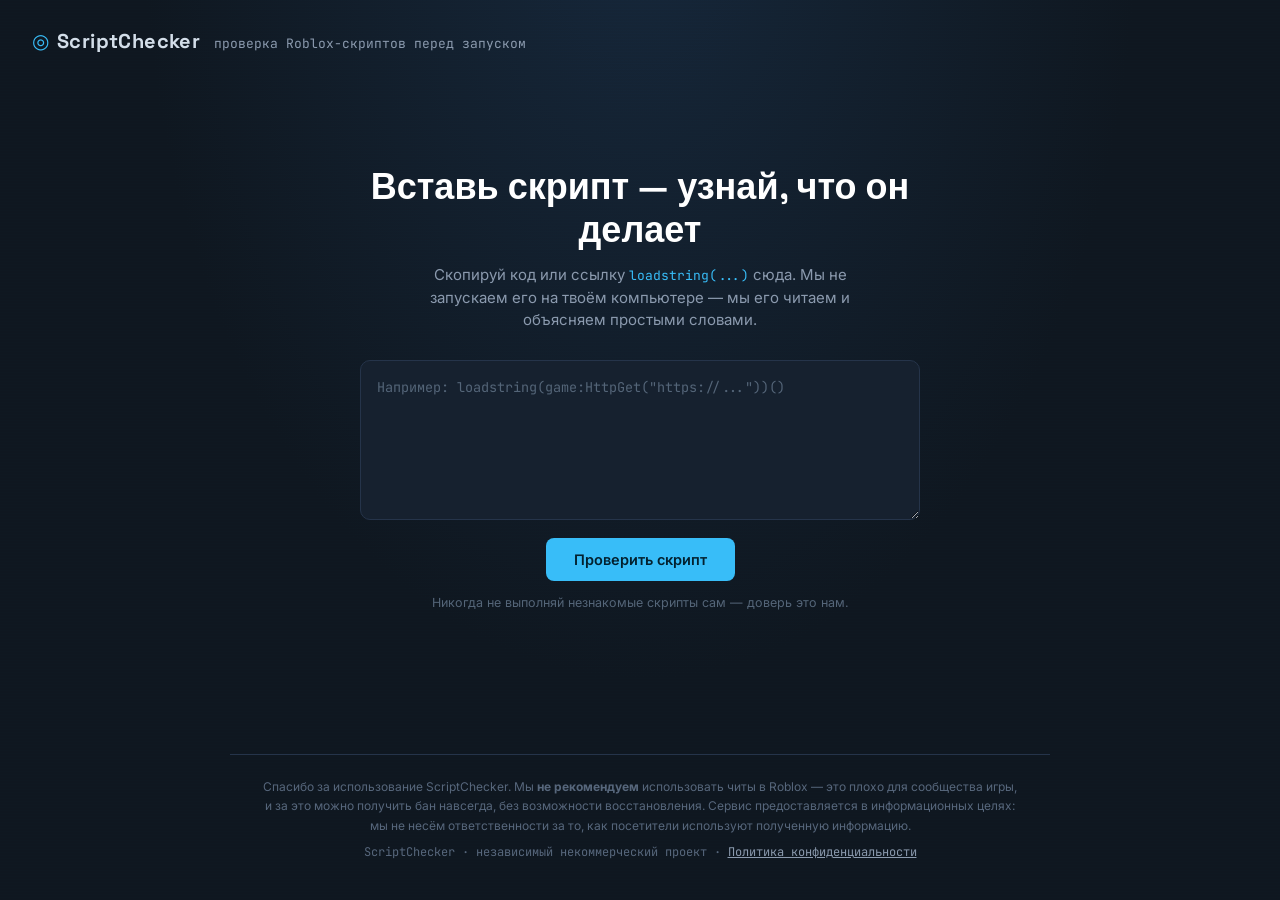
<file: index.html>
<!DOCTYPE html>
<html lang="ru">
<head>
<meta charset="UTF-8">
<meta name="viewport" content="width=device-width, initial-scale=1.0">
<title>ScriptChecker — проверка скриптов Roblox</title>
<meta name="description" content="ScriptChecker — проверь Roblox-скрипт на безопасность перед запуском. Узнай, ворует ли скрипт твои данные, бесплатно и без установки.">
<meta name="keywords" content="roblox script checker, проверка скриптов roblox, безопасность roblox">
<meta name="google-site-verification" content="65Kx2sCb3cwX4KdHgYUUWQv-bFKd4xBCSSZTzXvOYfM" />
<link rel="preconnect" href="https://fonts.googleapis.com">
<link href="https://fonts.googleapis.com/css2?family=Space+Grotesk:wght@500;600;700&family=Inter:wght@400;500;600&family=JetBrains+Mono:wght@400;500&display=swap" rel="stylesheet">
<link rel="stylesheet" href="style.css">
<script async src="https://www.googletagmanager.com/gtag/js?id=G-9G47VQ1P26"></script>
<script>
  window.dataLayer = window.dataLayer || [];
  function gtag(){dataLayer.push(arguments);}
  gtag('js', new Date());
  gtag('config', 'G-9G47VQ1P26');
</script>
</head>
<body>

<div class="scanlines"></div>

<header class="topbar">
  <div class="brand">
    <span class="brand-mark">◎</span>
    <span class="brand-name">ScriptChecker</span>
  </div>
  <div class="topbar-sub">проверка Roblox-скриптов перед запуском</div>
</header>

<main class="stage">

  <!-- STEP 1: input -->
  <section id="inputStage" class="stage-panel">
    <h1 class="hero-title">Вставь скрипт — узнай, что он делает</h1>
    <p class="hero-sub">Скопируй код или ссылку <code>loadstring(...)</code> сюда. Мы не запускаем его на твоём компьютере — мы его читаем и объясняем простыми словами.</p>

    <textarea id="scriptInput" class="script-input" placeholder='Например: loadstring(game:HttpGet("https://..."))()' spellcheck="false"></textarea>

    <button id="checkBtn" class="btn-primary">Проверить скрипт</button>
    <p class="hint">Никогда не выполняй незнакомые скрипты сам — доверь это нам.</p>
  </section>

  <!-- STEP 2: scanning -->
  <section id="scanStage" class="stage-panel hidden">
    <div class="radar">
      <div class="radar-ring"></div>
      <div class="radar-ring ring2"></div>
      <div class="radar-sweep"></div>
      <div class="radar-core">◎</div>
    </div>
    <p class="scan-label" id="scanLabel">Читаем код…</p>
  </section>

  <!-- STEP 3: result -->
  <section id="resultStage" class="stage-panel hidden">

    <div class="gauge-wrap">
      <svg class="gauge" viewBox="0 0 200 200">
        <circle class="gauge-track" cx="100" cy="100" r="86"></circle>
        <circle id="gaugeArc" class="gauge-arc" cx="100" cy="100" r="86"></circle>
      </svg>
      <div class="gauge-center">
        <span id="scoreNumber" class="score-number">0</span>
        <span class="score-percent">%</span>
      </div>
    </div>

    <h2 id="verdictTitle" class="verdict-title">—</h2>
    <p id="verdictSub" class="verdict-sub">—</p>

    <button id="detailsBtn" class="btn-secondary">Просмотреть результат</button>

    <div id="detailsPanel" class="details-panel hidden">
      <ul id="findingsList" class="findings-list"></ul>
      <p class="details-footnote">Мы показываем только то, <b>что скрипт пытается делать</b> — не сам код.</p>
    </div>

    <button id="resetBtn" class="btn-ghost">Проверить другой скрипт</button>
  </section>

</main>

<footer class="site-footer">
  <p>
    Спасибо за использование ScriptChecker. Мы <b>не рекомендуем</b> использовать читы в Roblox — это плохо
    для сообщества игры, и за это можно получить бан навсегда, без возможности восстановления.
    Сервис предоставляется в информационных целях: мы не несём ответственности за то, как посетители
    используют полученную информацию.
  </p>
  <p class="footer-org">
    ScriptChecker · независимый некоммерческий проект ·
    <a href="privacy.html" style="color:#8B9AAE;">Политика конфиденциальности</a>
  </p>
</footer>

<script src="script.js"></script>
</body>
</html>
</file>
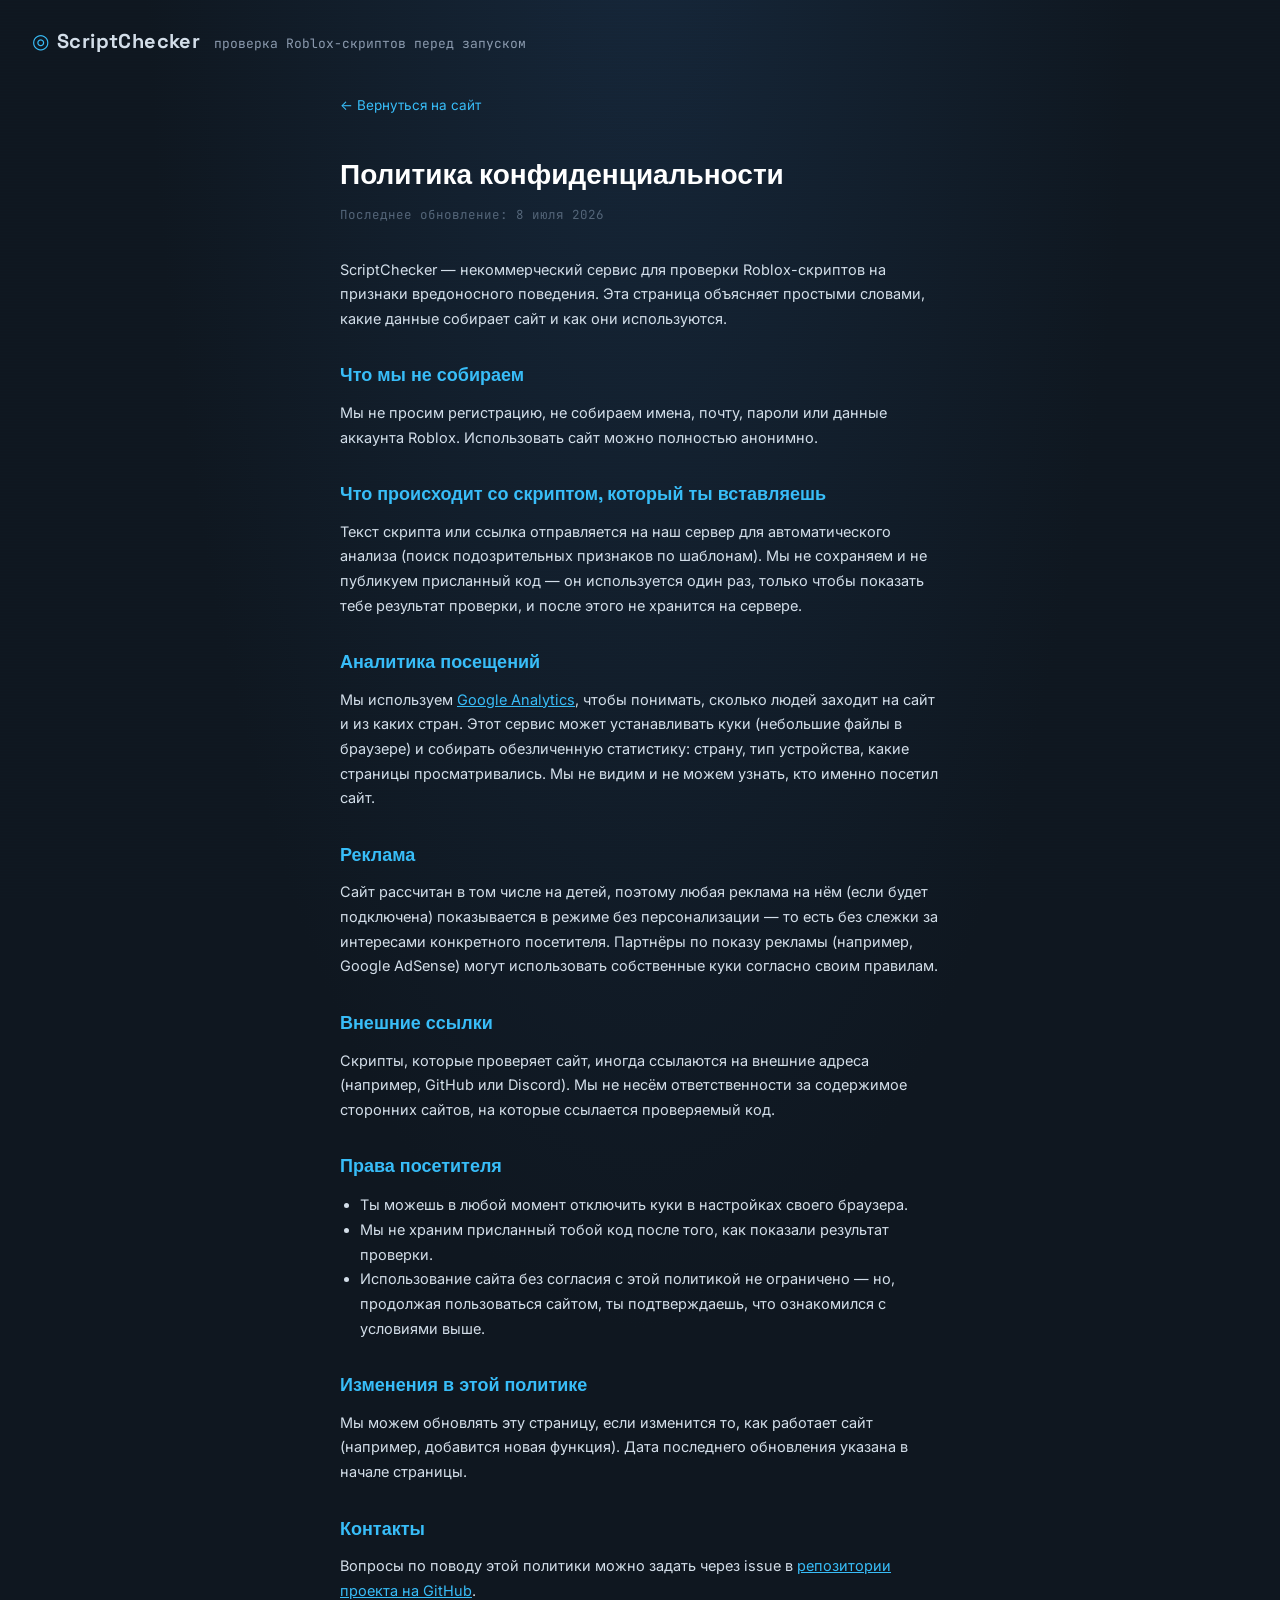
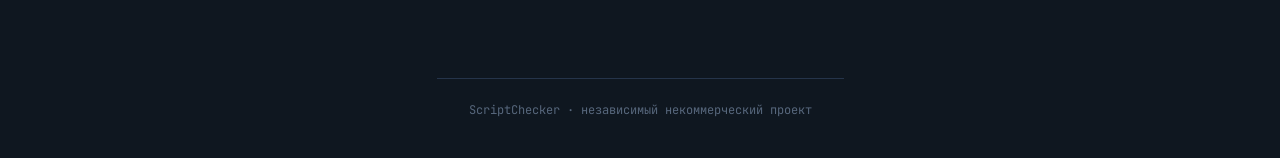
<file: privacy.html>
<!DOCTYPE html>
<html lang="ru">
<head>
<meta charset="UTF-8">
<meta name="viewport" content="width=device-width, initial-scale=1.0">
<title>Политика конфиденциальности — ScriptChecker</title>
<meta name="description" content="Политика конфиденциальности ScriptChecker — какие данные собирает сайт и как они используются.">
<link rel="preconnect" href="https://fonts.googleapis.com">
<link href="https://fonts.googleapis.com/css2?family=Space+Grotesk:wght@500;600;700&family=Inter:wght@400;500;600&family=JetBrains+Mono:wght@400;500&display=swap" rel="stylesheet">
<link rel="stylesheet" href="style.css">
<script async src="https://www.googletagmanager.com/gtag/js?id=G-9G47VQ1P26"></script>
<script>
  window.dataLayer = window.dataLayer || [];
  function gtag(){dataLayer.push(arguments);}
  gtag('js', new Date());
  gtag('config', 'G-9G47VQ1P26');
</script>
<style>
  .policy{
    max-width:640px;
    margin:0 auto;
    padding:40px 20px 60px;
    text-align:left;
  }
  .policy h1{
    font-family:var(--font-display);
    font-size:28px;
    color:#fff;
    margin-bottom:6px;
  }
  .policy .updated{
    color:#546578;
    font-size:12.5px;
    font-family:var(--font-mono);
    margin-bottom:32px;
  }
  .policy h2{
    font-family:var(--font-display);
    font-size:18px;
    color:var(--cyan);
    margin:32px 0 10px;
  }
  .policy p, .policy li{
    color:var(--fog);
    font-size:14.5px;
    line-height:1.7;
  }
  .policy ul{ padding-left:20px; }
  .policy a{ color:var(--cyan); }
  .back-link{
    display:inline-block;
    margin-bottom:24px;
    color:var(--mist);
    font-size:13.5px;
    text-decoration:none;
  }
  .back-link:hover{ color:var(--fog); }
</style>
</head>
<body>

<div class="scanlines"></div>

<header class="topbar">
  <div class="brand">
    <span class="brand-mark">◎</span>
    <span class="brand-name">ScriptChecker</span>
  </div>
  <div class="topbar-sub">проверка Roblox-скриптов перед запуском</div>
</header>

<main class="policy">
  <a href="index.html" class="back-link">← Вернуться на сайт</a>

  <h1>Политика конфиденциальности</h1>
  <p class="updated">Последнее обновление: 8 июля 2026</p>

  <p>
    ScriptChecker — некоммерческий сервис для проверки Roblox-скриптов на признаки вредоносного
    поведения. Эта страница объясняет простыми словами, какие данные собирает сайт и как они
    используются.
  </p>

  <h2>Что мы не собираем</h2>
  <p>
    Мы не просим регистрацию, не собираем имена, почту, пароли или данные аккаунта Roblox.
    Использовать сайт можно полностью анонимно.
  </p>

  <h2>Что происходит со скриптом, который ты вставляешь</h2>
  <p>
    Текст скрипта или ссылка отправляется на наш сервер для автоматического анализа (поиск
    подозрительных признаков по шаблонам). Мы не сохраняем и не публикуем присланный код —
    он используется один раз, только чтобы показать тебе результат проверки, и после этого
    не хранится на сервере.
  </p>

  <h2>Аналитика посещений</h2>
  <p>
    Мы используем <a href="https://policies.google.com/privacy" target="_blank" rel="noopener">Google
    Analytics</a>, чтобы понимать, сколько людей заходит на сайт и из каких стран. Этот сервис
    может устанавливать куки (небольшие файлы в браузере) и собирать обезличенную статистику:
    страну, тип устройства, какие страницы просматривались. Мы не видим и не можем узнать,
    кто именно посетил сайт.
  </p>

  <h2>Реклама</h2>
  <p>
    Сайт рассчитан в том числе на детей, поэтому любая реклама на нём (если будет подключена)
    показывается в режиме без персонализации — то есть без слежки за интересами конкретного
    посетителя. Партнёры по показу рекламы (например, Google AdSense) могут использовать
    собственные куки согласно своим правилам.
  </p>

  <h2>Внешние ссылки</h2>
  <p>
    Скрипты, которые проверяет сайт, иногда ссылаются на внешние адреса (например, GitHub
    или Discord). Мы не несём ответственности за содержимое сторонних сайтов, на которые
    ссылается проверяемый код.
  </p>

  <h2>Права посетителя</h2>
  <ul>
    <li>Ты можешь в любой момент отключить куки в настройках своего браузера.</li>
    <li>Мы не храним присланный тобой код после того, как показали результат проверки.</li>
    <li>Использование сайта без согласия с этой политикой не ограничено — но, продолжая
      пользоваться сайтом, ты подтверждаешь, что ознакомился с условиями выше.</li>
  </ul>

  <h2>Изменения в этой политике</h2>
  <p>
    Мы можем обновлять эту страницу, если изменится то, как работает сайт (например, добавится
    новая функция). Дата последнего обновления указана в начале страницы.
  </p>

  <h2>Контакты</h2>
  <p>
    Вопросы по поводу этой политики можно задать через issue в
    <a href="https://github.com/serafimsrupin50-hub/scriptchecker" target="_blank" rel="noopener">репозитории проекта на GitHub</a>.
  </p>
</main>

<footer class="site-footer">
  <p class="footer-org">ScriptChecker · независимый некоммерческий проект</p>
</footer>

</body>
</html>
</file>
<file: style.css>
:root{
  --ink:#0F1720;
  --panel:#16212F;
  --panel-2:#1E2C3D;
  --line:#25344A;
  --mist:#8B9AAE;
  --fog:#D3DEE9;
  --safe:#4ADE80;
  --caution:#FBBF24;
  --danger:#F87171;
  --cyan:#38BDF8;
  --font-display:'Space Grotesk', sans-serif;
  --font-body:'Inter', sans-serif;
  --font-mono:'JetBrains Mono', monospace;
}

*{box-sizing:border-box;}
html,body{margin:0;padding:0;}
body{
  background:
    radial-gradient(ellipse at 50% -10%, #16273a 0%, var(--ink) 55%);
  color:var(--fog);
  font-family:var(--font-body);
  min-height:100vh;
  display:flex;
  flex-direction:column;
  position:relative;
  overflow-x:hidden;
}

.scanlines{
  pointer-events:none;
  position:fixed; inset:0;
  background:repeating-linear-gradient(
    to bottom,
    rgba(56,189,248,0.025) 0px,
    rgba(56,189,248,0.025) 1px,
    transparent 1px,
    transparent 3px
  );
  mix-blend-mode:overlay;
  z-index:1;
}

.topbar{
  display:flex;
  align-items:baseline;
  gap:14px;
  padding:28px 32px 0;
  z-index:2;
}
.brand{display:flex; align-items:center; gap:8px;}
.brand-mark{color:var(--cyan); font-size:20px;}
.brand-name{
  font-family:var(--font-display);
  font-weight:700;
  font-size:20px;
  letter-spacing:0.02em;
  color:var(--fog);
}
.topbar-sub{
  color:var(--mist);
  font-size:13px;
  font-family:var(--font-mono);
}

.stage{
  flex:1;
  display:flex;
  align-items:center;
  justify-content:center;
  padding:40px 20px 60px;
  z-index:2;
}
.stage-panel{
  width:100%;
  max-width:560px;
  display:flex;
  flex-direction:column;
  align-items:center;
  text-align:center;
  animation:fadeIn 0.5s ease;
}
.hidden{display:none;}
@keyframes fadeIn{
  from{opacity:0; transform:translateY(8px);}
  to{opacity:1; transform:translateY(0);}
}

.hero-title{
  font-family:var(--font-display);
  font-weight:600;
  font-size:clamp(26px,4vw,36px);
  line-height:1.2;
  margin:0 0 12px;
  color:#fff;
}
.hero-sub{
  color:var(--mist);
  font-size:15px;
  line-height:1.5;
  max-width:460px;
  margin:0 0 28px;
}
.hero-sub code{
  font-family:var(--font-mono);
  color:var(--cyan);
  font-size:13px;
}

.script-input{
  width:100%;
  min-height:160px;
  resize:vertical;
  background:var(--panel);
  border:1px solid var(--line);
  border-radius:10px;
  color:var(--fog);
  font-family:var(--font-mono);
  font-size:13.5px;
  line-height:1.6;
  padding:16px;
  outline:none;
  transition:border-color 0.15s ease, box-shadow 0.15s ease;
}
.script-input::placeholder{color:#546578;}
.script-input:focus{
  border-color:var(--cyan);
  box-shadow:0 0 0 3px rgba(56,189,248,0.15);
}

.btn-primary, .btn-secondary, .btn-ghost{
  font-family:var(--font-body);
  font-weight:600;
  font-size:14.5px;
  border:none;
  border-radius:8px;
  cursor:pointer;
  padding:13px 28px;
  transition:transform 0.12s ease, filter 0.12s ease;
}
.btn-primary{
  margin-top:18px;
  background:var(--cyan);
  color:#03212f;
}
.btn-primary:hover{filter:brightness(1.08); transform:translateY(-1px);}
.btn-primary:active{transform:translateY(0);}

.hint{
  margin-top:14px;
  color:#546578;
  font-size:12.5px;
}

/* focus visibility */
button:focus-visible, textarea:focus-visible{
  outline:2px solid var(--cyan);
  outline-offset:2px;
}

/* --- scanning stage --- */
.radar{
  position:relative;
  width:160px;
  height:160px;
  display:flex;
  align-items:center;
  justify-content:center;
  margin-bottom:24px;
}
.radar-ring{
  position:absolute;
  inset:0;
  border-radius:50%;
  border:1px solid rgba(56,189,248,0.25);
}
.ring2{
  inset:22px;
  border-color:rgba(56,189,248,0.35);
}
.radar-sweep{
  position:absolute;
  inset:0;
  border-radius:50%;
  background:conic-gradient(from 0deg, rgba(56,189,248,0.55), transparent 35%);
  animation:spin 1.4s linear infinite;
}
.radar-core{
  position:relative;
  z-index:1;
  color:var(--cyan);
  font-size:22px;
  background:var(--ink);
  width:46px; height:46px;
  border-radius:50%;
  display:flex; align-items:center; justify-content:center;
  border:1px solid rgba(56,189,248,0.4);
}
@keyframes spin{ to{ transform:rotate(360deg); } }

.scan-label{
  font-family:var(--font-mono);
  color:var(--mist);
  font-size:13.5px;
}

/* --- result stage --- */
.gauge-wrap{
  position:relative;
  width:180px; height:180px;
  margin-bottom:18px;
}
.gauge{ width:100%; height:100%; transform:rotate(-90deg); }
.gauge-track{
  fill:none;
  stroke:var(--panel-2);
  stroke-width:12;
}
.gauge-arc{
  fill:none;
  stroke:var(--cyan);
  stroke-width:12;
  stroke-linecap:round;
  stroke-dasharray:540;
  stroke-dashoffset:540;
  transition:stroke-dashoffset 1s cubic-bezier(.3,.9,.3,1), stroke 0.3s ease;
}
.gauge-center{
  position:absolute; inset:0;
  display:flex; align-items:baseline; justify-content:center; gap:2px;
  font-family:var(--font-display);
}
.score-number{ font-size:44px; font-weight:700; color:#fff; }
.score-percent{ font-size:18px; color:var(--mist); }

.verdict-title{
  font-family:var(--font-display);
  font-size:22px;
  font-weight:600;
  margin:4px 0 4px;
  color:#fff;
}
.verdict-sub{
  color:var(--mist);
  font-size:14px;
  max-width:420px;
  margin:0 0 20px;
}

.btn-secondary{
  background:var(--panel-2);
  color:var(--fog);
  border:1px solid var(--line);
}
.btn-secondary:hover{ border-color:var(--cyan); color:#fff; }

.btn-ghost{
  margin-top:14px;
  background:transparent;
  color:var(--mist);
  text-decoration:underline;
  text-underline-offset:3px;
  padding:8px 10px;
}
.btn-ghost:hover{ color:var(--fog); }

.details-panel{
  width:100%;
  margin-top:18px;
  text-align:left;
  animation:fadeIn 0.35s ease;
}
.findings-list{
  list-style:none;
  margin:0 0 12px;
  padding:0;
  display:flex;
  flex-direction:column;
  gap:10px;
}
.finding{
  background:var(--panel);
  border:1px solid var(--line);
  border-left:3px solid var(--mist);
  border-radius:8px;
  padding:12px 14px;
  font-size:13.5px;
  line-height:1.5;
}
.finding.sev-high{ border-left-color:var(--danger); }
.finding.sev-medium{ border-left-color:var(--caution); }
.finding.sev-low{ border-left-color:var(--cyan); }
.finding.sev-none{ border-left-color:var(--safe); }
.finding-title{
  font-weight:600;
  color:#fff;
  margin-bottom:3px;
  font-size:13.5px;
}
.finding-desc{ color:var(--mist); }

.details-footnote{
  color:#546578;
  font-size:12px;
  text-align:center;
}

.site-footer{
  z-index:2;
  border-top:1px solid var(--line);
  padding:22px 32px 30px;
  max-width:820px;
  margin:0 auto;
  text-align:center;
}
.site-footer p{
  color:#57677c;
  font-size:12px;
  line-height:1.6;
  margin:0 0 8px;
}
.footer-org{
  font-family:var(--font-mono);
  color:#3c4a5c;
  font-size:11.5px;
}

@media (prefers-reduced-motion: reduce){
  .radar-sweep{ animation:none; }
  .gauge-arc{ transition:none; }
}
</file>
